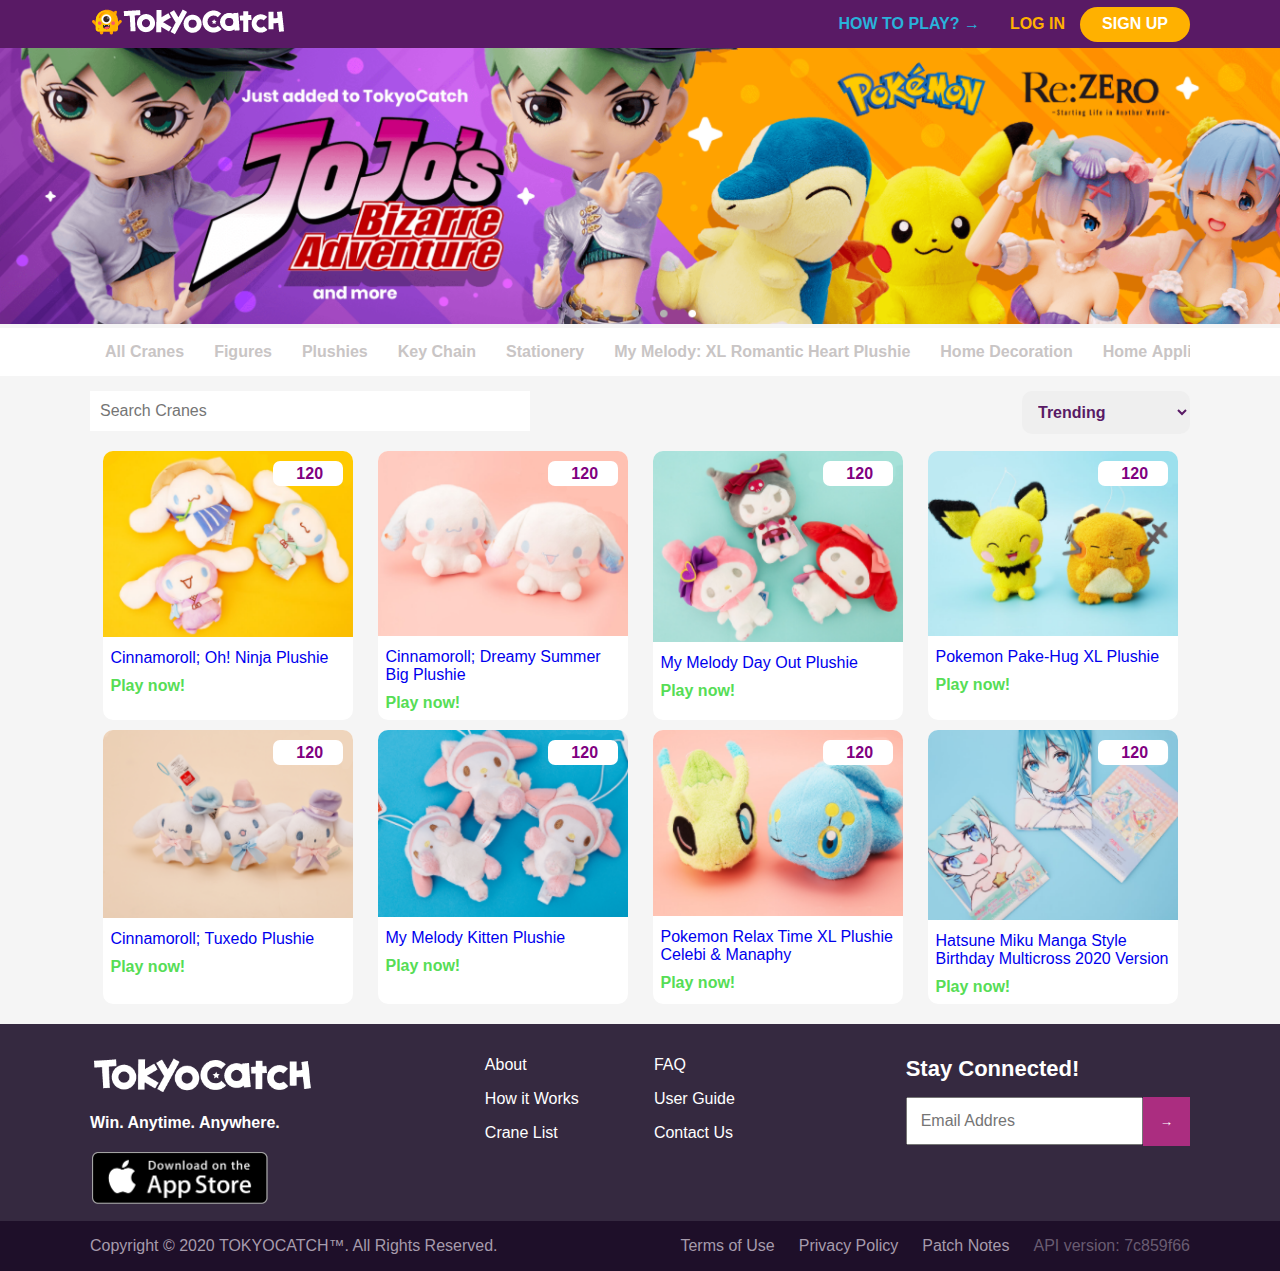
<file: index.html>
<!DOCTYPE html>
<html lang="en">
<head>
    <meta charset="UTF-8">
    <meta name="viewport" content="width=device-width, initial-scale=1.0">
    <title>Pagina</title>
    <link href="estilo.css" rel="stylesheet" type="text/css">
    <link rel="stylesheet" href="https://use.fontawesome.com/releases/v5.8.1/css/all.css" integrity="sha384-50oBUHEmvpQ+1lW4y57PTFmhCaXp0ML5d60M1M7uH2+nqUivzIebhndOJK28anvf" crossorigin="anonymous">
</head>
<body>
    <header class="header">
        <div class="header__container">
            <a href="#"><img src="img/logo-pag.png"/></a> 
            <nav class="nav nav--header">
                <a class="nav__link nav__link--how" href="#"><b> HOW TO PLAY? &rarr;</b></a>
                <a class="nav__link nav__link--log" href="#"><b> LOG IN </b></a>          
                <a class="nav__link nav__link--bott" href="#"><b> SIGN UP </b></a>          
            </nav> 
        </div>              
    </header>
    <main>
        <div class="gallery">
            <a href="#"><img class="gallery__img" src="img/img1.png"/></a>
        </div>
        <section class="section">
            <nav class="nav nav--main">
                <a class="nav__link nav__link--main" href="#"><b> All&nbsp;Cranes</b></a>
                <a class="nav__link nav__link--main" href="#"><b> Figures </b></a>
                <a class="nav__link nav__link--main" href="#"><b> Plushies </b></a>
                <a class="nav__link nav__link--main" href="#"><b> Key&nbsp;Chain </b></a>
                <a class="nav__link nav__link--main" href="#"><b> Stationery </b></a>
                <a class="nav__link nav__link--main" href="#"><b> My&nbsp;Melody:&nbsp;XL&nbsp;Romantic&nbsp;Heart&nbsp;Plushie </b></a>
                <a class="nav__link nav__link--main" href="#"><b> Home&nbsp;Decoration </b></a>
                <a class="nav__link nav__link--main" href="#"><b> Home&nbsp;Appliance </b></a>
                <a class="nav__link nav__link--main" href="#"><b> Miscellaneous&nbsp;Goods </b></a>
                <a class="nav__link nav__link--main" href="#"><b> Kitchen&nbsp;Tools </b></a>
            </nav>
        </section>
        <div class="main__container">
            <div class="main__bar">
                <div class="main__search">
                    <input class="main__input" placeholder="Search Cranes" name="bus" type="search"> 
                    <i class="fas fa-search main__icon"></i>
                </div>
                <div>
                    <select class="main__select" name="select">
                        <option value="value1">Trending</option> 
                        <option value="value2">Newly Added</option>
                    </select>
                </div>
            </div>    
            <div class="main__article">    
                <article class="article">
                    <a class="article__link" href="#">
                        <div class="article__price">
                            <i class="fas fa-gem article__icon"></i>
                            <span class="article__span article__span--purple">&nbsp;120</span>
                        </div>
                        <img class="article__img" src="img/item1.png">
                        <div class="article__descrip">
                            <p class="article__p"> Cinnamoroll; Oh! Ninja Plushie </p>
                            <span class="article__span article__span--green"> Play now! </span>
                        </div>
                    </a>
                </article>
                <article class="article">
                    <a class="article__link" href="#">
                        <div class="article__price">
                            <i class="fas fa-gem article__icon"></i>
                            <span class="article__span article__span--purple"><b> &nbsp;120 </b></span>
                        </div>
                        <img class="article__img" src="img/item2.png">
                        <div class="article__descrip">
                            <p class="article__p"> Cinnamoroll; Dreamy Summer Big Plushie </p>
                            <span class="article__span article__span--green"> Play now! </span>
                        </div>
                    </a>
                </article>
                <article class="article">
                    <a class="article__link" href="#">
                        <div class="article__price">
                            <i class="fas fa-gem article__icon"></i>
                            <span class="article__span article__span--purple"><b> &nbsp;120 </b></span>
                        </div>
                        <img class="article__img" src="img/item3.png">
                        <div class="article__descrip">
                            <p class="article__p"> My Melody Day Out Plushie </p>
                            <span class="article__span article__span--green"> Play now! </span>
                        </div>
                    </a>
                </article>
                <article class="article">
                    <a class="article__link" href="#">
                        <div class="article__price">
                            <i class="fas fa-gem article__icon"></i>
                            <span class="article__span article__span--purple"><b> &nbsp;120 </b></span>
                        </div>
                        <img class="article__img" src="img/item4.png">
                        <div class="article__descrip">
                            <p class="article__p"> Pokemon Pake-Hug XL Plushie </p>
                            <span class="article__span article__span--green"> Play now! </span>
                        </div>
                    </a>
                </article>
                <article class="article">
                    <a class="article__link" href="#">
                        <div class="article__price">
                            <i class="fas fa-gem article__icon"></i>
                            <span class="article__span article__span--purple"><b> &nbsp;120 </b></span>
                        </div>
                        <img class="article__img" src="img/item5.png">
                        <div class="article__descrip">
                            <p class="article__p"> Cinnamoroll; Tuxedo Plushie </p>
                            <span class="article__span article__span--green"> Play now! </span>
                        </div>
                    </a>
                </article>
                <article class="article">
                    <a class="article__link" href="#">
                        <div class="article__price">
                            <i class="fas fa-gem article__icon"></i>
                            <span class="article__span article__span--purple"><b> &nbsp;120 </b></span>
                        </div>
                        <img class="article__img" src="img/item6.png">
                        <div class="article__descrip">
                            <p class="article__p"> My Melody Kitten Plushie </p>
                            <span class="article__span article__span--green"> Play now! </span>
                        </div>
                    </a>
                </article>
                <article class="article">
                    <a class="article__link" href="#">
                        <div class="article__price">
                            <i class="fas fa-gem article__icon"></i>
                            <span class="article__span article__span--purple"><b> &nbsp;120 </b></span>
                        </div>
                        <img class="article__img" src="img/item7.png">
                        <div class="article__descrip">
                            <p class="article__p"> Pokemon Relax Time XL Plushie Celebi & Manaphy </p>
                            <span class="article__span article__span--green"> Play now! </span>
                        </div>
                    </a>
                </article>    
                <article class="article">
                    <a class="article__link" href="#">
                        <div class="article__price">
                            <i class="fas fa-gem article__icon"></i>
                            <span class="article__span article__span--purple"><b> &nbsp;120 </b></span>
                        </div>
                        <img class="article__img" src="img/item8.png">
                        <div class="article__descrip">
                            <p class="article__p"> Hatsune Miku Manga Style Birthday Multicross 2020 Version </p>
                            <span class="article__span article__span--green"> Play now! </span>
                        </div>
                    </a>
                </article>          
            </div>
        </div>
    </main>
    <footer class="footer">
        <div class="footer__higher">
            <div class="footer__container">
                <div>
                    <img class="footer__img" src="img/pie.png"/>
                    <p class="footer__p"><b> Win. Anytime. Anywhere. </b></p>
                    <a href="#"><img src="img/app.png"/></a>
                </div>
                <div class="footer__line">
                    <div class="footer__learn">
                        <a class="footer__link" href="#"> About </a>
                        <a class="footer__link" href="#"> How it Works </a>
                        <a class="footer__link" href="#"> Crane List </a>
                        <a class="footer__link" href="#"> FAQ </a>
                        <a class="footer__link" href="#"> User Guide </a>
                        <a class="footer__link" href="#"> Contact Us </a>
                    </div>    
                </div>
                <div class="footer__form">
                    <p class="footer__p footer__p--weight"> Stay Connected! </p>
                    <form action="#" method="get">
                        <input class="footer__input" placeholder="Email Addres" name="buscar" type="search" 
                        ><input class="footer__boton"  type="submit" value="&rarr;">
                    </form>
                    <a href="#"><i class="fab fa-instagram fa-2x footer__icon"></i></a>
                    <a href="#"><i class="fab fa-facebook-square fa-2x footer__icon"></i></a>
                    <a href="#"><i class="fab fa-twitter fa-2x footer__icon"></i></a>
                </div>
            </div>
        </div>
        <div class="footer__lower">
            <div class="footer__container footer__container--lower">  
                <div class="footer__politic">      
                    <a class="footer__link footer__link--politic" href="#"> Terms of Use </a>
                    <a class="footer__link footer__link--politic" href="#"> Privacy Policy </a>
                    <a class="footer__link footer__link--politic" href="#"> Patch Notes </a>
                    <span class="footer__span"> API version: 7c859f66 </span>
                </div>  
                <p class="footer__p footer__p--bot"> Copyright © 2020 TOKYOCATCH™. All Rights Reserved. </p>                 
            </div> 
        </div>
    </footer>
</body>
</html>
</file>
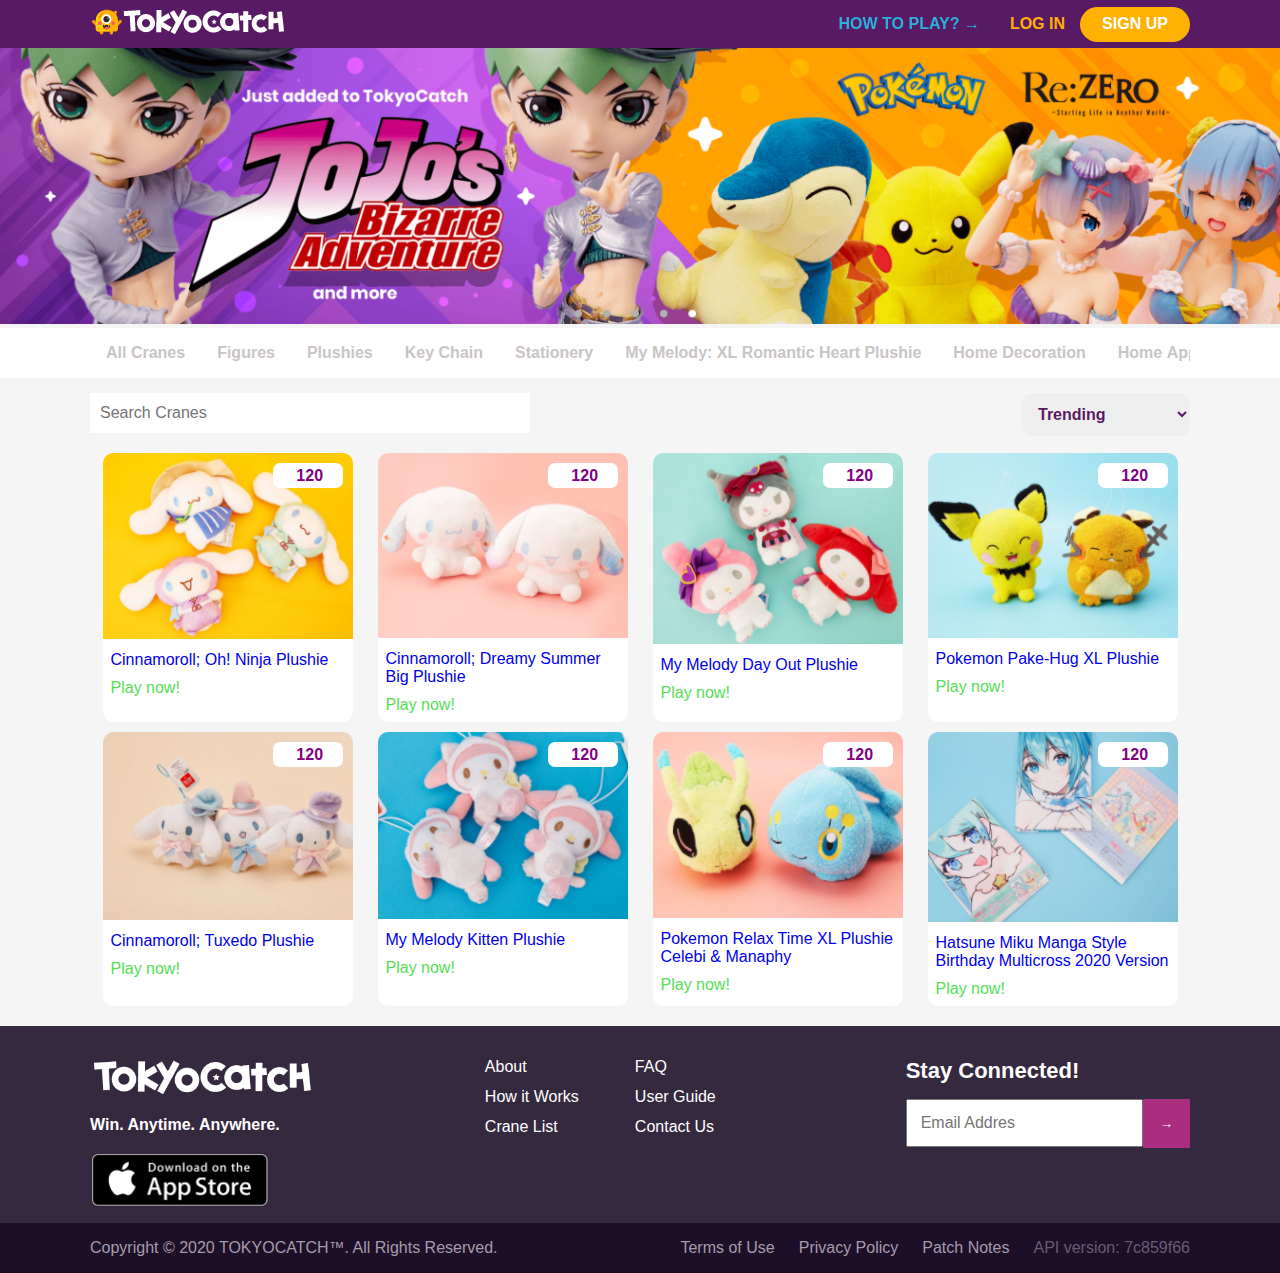
<file: Intento de pagina 1/index.html>
<!DOCTYPE html>
<html lang="en">
<head>
    <meta charset="UTF-8">
    <meta name="viewport" content="width=device-width, initial-scale=1.0">
    <title>Pagina</title>
    <link href="estilo.css" rel="stylesheet" type="text/css">
    <link rel="stylesheet" href="https://use.fontawesome.com/releases/v5.8.1/css/all.css" integrity="sha384-50oBUHEmvpQ+1lW4y57PTFmhCaXp0ML5d60M1M7uH2+nqUivzIebhndOJK28anvf" crossorigin="anonymous">
</head>
<body class="body">
    <header class="header">
        <div class="header__container">
            <a href="#" class="nav__logo"><img  src="../img/logo-pag.png"/></a> 
            <nav class="nav">
                <a class="nav__how" href="#"><b> HOW TO PLAY? &rarr;</b></a>
                <a class="nav__log" href="#"><b> LOG IN </b></a>          
                <a class="nav__bott" href="#"><b> SIGN UP </b></a>          
            </nav> 
        </div>              
    </header>
    <main>
        <div class="galery">
            <a href="#"><img src="../img/img1.png"/></a>
            <!--<a href="#"><img src="../img/img2.png"/></a>-->
        </div>
        <section class="section">
            <nav class="navegacion">
                <a href="#"><b> All&nbsp;Cranes </b></a>
                <a href="#"><b> Figures </b></a>
                <a href="#"><b> Plushies </b></a>
                <a href="#"><b> Key&nbsp;Chain </b></a>
                <a href="#"><b> Stationery </b></a>
                <a href="#"><b> My&nbsp;Melody:&nbsp;XL&nbsp;Romantic&nbsp;Heart&nbsp;Plushie </b></a>
                <a href="#"><b> Home&nbsp;Decoration </b></a>
                <a href="#"><b> Home&nbsp;Appliance </b></a>
                <a href="#"><b> Miscellaneous&nbsp;Goods </b></a>
                <a href="#"><b> Kitchen&nbsp;Tools </b></a>
            </nav>
        </section>
        <div class="container">
            <div class="busqueda">
                <div class="busqueda--input">
                    <input placeholder="Search Cranes" name="bus" type="search">
                    <div class="icono">  
                        <i class="fas fa-search"></i>
                    </div>
                </div>
                <div class="lista">
                    <select name="select">
                        <option value="value1">Trending</option> 
                        <option value="value2">Newly Added</option>
                    </select>
                </div>
            </div>    
            <div class="contenido">    
                <div class="contenido__articulos">
                    <a href="#">
                        <div class="precio">
                            <i class="fas fa-gem" style="color: purple"></i>
                            <span style="color: purple;"><b> &nbsp;120 </b></span>
                        </div>
                        <img src="../img/item1.png">
                        <div class="descripcion">
                            <p> Cinnamoroll; Oh! Ninja Plushie </p>
                            <span style="color: rgb(86, 221, 86);"> Play now! </span>
                        </div>
                    </a>
                </div>
                <div class="contenido__articulos">
                    <a href="#">
                        <div class="precio">
                            <i class="fas fa-gem" style="color: purple"></i>
                            <span style="color: purple;"><b> &nbsp;120 </b></span>
                        </div>
                        <img src="../img/item2.png">
                        <div class="descripcion">
                            <p> Cinnamoroll; Dreamy Summer Big Plushie </p>
                            <span style="color: rgb(86, 221, 86);"> Play now! </span>
                        </div>
                    </a>
                </div>
                <div class="contenido__articulos">
                    <a href="#">
                        <div class="precio">
                            <i class="fas fa-gem" style="color: purple"></i>
                            <span style="color: purple;"><b> &nbsp;120 </b></span>
                        </div>
                        <img src="../img/item3.png">
                        <div class="descripcion">
                            <p> My Melody Day Out Plushie </p>
                            <span style="color: rgb(86, 221, 86);"> Play now! </span>
                        </div>
                    </a>
                </div>
                <div class="contenido__articulos">
                    <a href="#">
                        <div class="precio">
                            <i class="fas fa-gem" style="color: purple"></i>
                            <span style="color: purple;"><b> &nbsp;120 </b></span>
                        </div>
                        <img src="../img/item4.png">
                        <div class="descripcion">
                            <p> Pokemon Pake-Hug XL Plushie </p>
                            <span style="color: rgb(86, 221, 86);"> Play now! </span>
                        </div>
                    </a>
                </div>
                <div class="contenido__articulos">
                    <a href="#">
                        <div class="precio">
                            <i class="fas fa-gem" style="color: purple"></i>
                            <span style="color: purple;"><b> &nbsp;120 </b></span>
                        </div>
                        <img src="../img/item5.png">
                        <div class="descripcion">
                            <p> Cinnamoroll; Tuxedo Plushie </p>
                            <span style="color: rgb(86, 221, 86);"> Play now! </span>
                        </div>
                    </a>
                </div>
                <div class="contenido__articulos">
                    <a href="#">
                        <div class="precio">
                            <i class="fas fa-gem" style="color: purple"></i>
                            <span style="color: purple;"><b> &nbsp;120 </b></span>
                        </div>
                        <img src="../img/item6.png">
                        <div class="descripcion">
                            <p> My Melody Kitten Plushie </p>
                            <span style="color: rgb(86, 221, 86);"> Play now! </span>
                        </div>
                    </a>
                </div>
                <div class="contenido__articulos">
                    <a href="#">
                        <div class="precio">
                            <i class="fas fa-gem" style="color: purple"></i>
                            <span style="color: purple;"><b> &nbsp;120 </b></span>
                        </div>
                        <img src="../img/item7.png">
                        <div class="descripcion">
                            <p> Pokemon Relax Time XL Plushie Celebi & Manaphy</p>
                            <span style="color: rgb(86, 221, 86);"> Play now! </span>
                        </div>
                    </a>
                </div>
                <div class="contenido__articulos">
                    <a href="#">
                        <div class="precio">
                            <i class="fas fa-gem" style="color: purple"></i>
                            <span style="color: purple;"><b> &nbsp;120 </b></span>
                        </div>
                        <img src="../img/item8.png">
                        <div class="descripcion">
                            <p> Hatsune Miku Manga Style Birthday Multicross 2020 Version </p>
                            <span style="color: rgb(86, 221, 86);"> Play now! </span>
                        </div>
                    </a>
                </div>
            </div>
        </div>
    </main>
    <footer class="footer">
        <div class="footer__sup">
            <div class="footer__sup--container">
                <div>
                    <img class="footer__img" src="../img/pie.png"/>
                    <p><b> Win. Anytime. Anywhere. </b></p>
                    <a href="#"><img src="../img/app.png"/></a>
                </div>
                <div class="footer__sup--a">
                    <div class="footer__sup--cont">
                        <a href="#"> About </a>
                        <a ref="#"> How it Works </a>
                        <a href="#"> Crane List </a>
                        <a href="#"> FAQ </a>
                        <a href="#"> User Guide </a>
                        <a href="#"> Contact Us </a>
                    </div>    
                </div>
                <div class="footer__sup--form">
                    <p> Stay Connected! </p>
                    <form action="#" method="get">
                        <input class="input" placeholder="Email Addres" name="buscar" type="search" 
                        ><input class="boton"  type="submit" value="&rarr;">
                    </form>
                    <a href="#"><i class="fab fa-instagram fa-2x" style="color: white;"></i></a>
                    <a href="#"><i class="fab fa-facebook-square fa-2x" style="color: white;"></i></a>
                    <a href="#"><i class="fab fa-twitter fa-2x" style="color: white;"></i></a>
                </div>
            </div>
        </div>
        <div class="footer__inf">
            <div class="footer__inf--container">  
                <div class="footer__inf--cont">      
                    <a href="#"> Terms of Use </a>
                    <a href="#"> Privacy Policy </a>
                    <a href="#"> Patch Notes </a>
                    <span> API version: 7c859f66 </span>
                </div>  
                <p> Copyright © 2020 TOKYOCATCH™. All Rights Reserved. </p>                 
            </div> 
        </div>
    </footer>
</body>
</html>
</file>
<file: estilo.css>
.footer__container,.footer__container--lower,.nav--main,.main__container,.header__container{max-width:1100px;margin:0 auto}.article__price,.nav__link{display:flex;justify-content:center;align-items:center}.footer__p,.footer__link,.footer__span,.section,.main__input,.main__select,.article__link,.nav__link{font-family:Helvetica;font-size:16px}.nav{display:flex}.nav__link{text-decoration:none;padding:15px}.header{background:#591a65}.header__container{display:flex;flex-wrap:wrap;align-items:center;justify-content:space-between}.nav--header{justify-content:space-around;align-items:center}.nav__link--how{position:fixed;bottom:0px;left:0;width:100%;box-sizing:border-box;z-index:1;background:#7f4fd9;color:#fff}.nav__link--how:hover{color:#591a65}@media(min-width: 600px){.nav__link--how{position:static;background:none;width:auto;color:#29b2db}.nav__link--how:hover{color:#ffb100}}.nav__link--log{color:#ffb100}.nav__link--bott{background:#ffb100;border-radius:10rem;height:5px;width:80px;color:#fff}.nav__link--bott:hover{background:#eba400}.gallery__img{width:100%;height:auto}.section{background:#fff;position:sticky;top:0;z-index:1}.nav--main{overflow:auto}.nav__link--main{color:#c9c5c5}.nav__link--main:hover{color:#591a65}.main__container{padding:15px 0}.main__bar{display:flex;justify-content:space-between}.main__search{position:relative;width:40%;margin-bottom:15px}.main__input{font-size:100%;color:#393939;border-style:none;height:40px;width:100%;padding:10px}.main__icon{position:absolute;right:10px;top:50%;transform:translate(-50%, -50%);cursor:pointer}.main__select{width:168px;padding:12px;border-radius:10px;border-style:none;color:#591a65;font-weight:700;cursor:pointer}.main__article{display:flex;flex-wrap:wrap}.article{position:relative;background:#fff;width:250px;margin:5px auto;border-radius:10px}.article:hover{box-shadow:0px 0px 15px -8px rgba(0,0,0,.75)}.article__link{text-decoration:none}.article__img{width:100%;border-radius:10px 10px 0 0}.article__price{position:absolute;background:#fff;right:10px;top:10px;height:25px;width:70px;border-radius:7px}.article__icon{color:purple}.article__span{font-weight:700}.article__span--purple{color:purple}.article__span--green{color:#56dd56}.article__descrip{padding:8px}.article__p{margin:0;padding-bottom:10px}.footer{display:flex;flex-direction:column;background:#352940;color:#fff}.footer__higher{padding:15px}@media(min-width: 1200px){.footer__higher{padding:0}}.footer__img{width:14rem}.footer__p--bot{margin:0;padding-bottom:50px;padding-left:10px}@media(min-width: 1000px){.footer__p--bot{order:1;padding:16px 0}}.footer__p--weight{font-weight:700;font-size:22px;margin:0}.footer__line{padding:32px 16px 20px 16px;border-bottom:solid 1px gray;border-top:solid 1px gray}@media(min-width: 1200px){.footer__line{border-bottom:none;border-top:none;padding:0px}}.footer__learn{width:245px;display:flex;flex-wrap:wrap;flex-direction:column;height:102px}@media(min-width: 1200px){.footer__learn{display:flex;align-content:space-between;width:250px}}.footer__input{padding:13px;margin:15px 0;font-size:100%}.footer__boton{background:#ab2d80;color:#fff;padding:17px;margin:15px 0;border-style:none}.footer__link{color:#fff;text-decoration:none;margin-bottom:16px}.footer__link:hover{text-decoration:underline}.footer__link--politic{color:#a69bac}@media(min-width: 1000px){.footer__link--politic{margin-left:24px;margin-bottom:0}}.footer__icon{padding:0 8px;color:#fff}.footer__lower{background:#1e0f29;color:#a69bac}@media(min-width: 1200px){.footer__container{display:flex;justify-content:space-between;padding:32px 0 10px 0}}@media(min-width: 1000px){.footer__container--lower{display:flex;justify-content:space-between}}@media(min-width: 1200px){.footer__container--lower{padding:0}}.footer__politic{display:flex;flex-direction:column;padding:10px}@media(min-width: 1000px){.footer__politic{order:2;padding:16px 0;flex-direction:row}}.footer__span{color:#695c71;padding-bottom:32px}@media(min-width: 1000px){.footer__span{margin-left:24px;padding:0}}body{margin:0px;background-color:#f5f5f5}/*# sourceMappingURL=estilo.css.map */
</file>
<file: Intento de pagina 1/estilo.css>
.body{
    margin: 0px;
    background-color: rgb(245 245 245);
    font-family: Arial, Helvetica, sans-serif;
}

.header{
    background-color: rgb(89, 26, 101);
}

.header__container{
    display: flex;
    flex-wrap: wrap;
    align-items: center;
    justify-content: space-between;
    max-width: 1100px;
    margin: 0 auto;
}

.nav__how{
    position: fixed;
    bottom: 0px;
    left: 0;
    background: rgb(127, 79, 217);
    width: 100%;
    box-sizing: border-box;
    z-index: 100;
    color: white;
}

.nav__how:hover{
    color: rgb(89, 26, 101);    
}

.nav__log{
    color: rgb(255, 177, 0);
}

.nav__bott{
    background-color: rgb(255, 177, 0);
    border-radius: 10rem; 
    height: 5px;
    width: 80px;
    color: white;
}

.nav__bott:hover{
    background: rgb(235, 164, 0);
}


.nav a{
    text-decoration: none;
    padding: 15px;
    display: flex;
    align-items: center;
    justify-content: center;  
}

.nav { 
    display: flex;
    justify-content: space-around;
    align-items: center;
}

.galery{
   
}

.galery img{
    width: 100%;
    height: auto;
}

.section{
    background-color:white;
    font-family: Helvetica;
    font-size: 16px; 
    position: sticky;
    top: 0;
    z-index: 1;
}

.navegacion{
    display: flex;
    overflow-x:auto;

    max-width: 1100px;
    margin: 0 auto;
}

.navegacion a{
    text-decoration: none;
    color:rgb(201, 197, 197);
    padding: 16px;
}

.navegacion a:hover{
    color: rgb(89, 26, 101);
}

.container{
    max-width: 1100px;
    margin: 15px auto;
}

.busqueda{ 
    display: flex;
    justify-content: space-between;
}

.busqueda--input{
    position: relative;
    width: 40%;
    margin-bottom: 15px;
}

.busqueda--input input{ 
    font-size: 100%;
    color: rgb(57, 57, 57);
    border-style: none;
    height: 40px;
    font-family: Helvetica;
    width: 100%;
    padding: 10px;
}

.icono{
    position: absolute;  
    right: 10px;
    top: 50%;
    transform: translate(-50%, -50%);
    cursor: pointer;
}

.lista select{
    width: 168px;
    padding: 12px;
    font-size: 16px;
    font-family: Arial, Helvetica, sans-serif;
    border-radius: 10px;
    border-style: none;
    color: rgb(89, 26, 101);
    font-weight: 700;
    cursor: pointer;
}

.contenido{ 
    display: flex;
    flex-wrap: wrap;
}

.contenido__articulos{
    position: relative;
    background: white;
    width: 250px;
    margin: 5px auto;
    border-radius: 10px;
}

.contenido__articulos:hover{
    box-shadow: 0px 0px 15px -8px rgba(0,0,0,0.75);
}

.contenido__articulos img{
    width: 100%;
    border-radius: 10px 10px 0 0;
}

.contenido__articulos a{
    text-decoration: none;
}

.precio{
    position: absolute;
    background: white;
    right: 10px;
    top: 10px;
    height: 25px;
    width: 70px;
    border-radius: 7px;
    display: flex;
    align-items: center;
    justify-content: center;
}

.descripcion {
    padding: 8px;
}

.descripcion p{
    margin: 0;
    padding-bottom: 10px;
}

.footer{
    display: flex;
    flex-direction: column;
    color: white;
    font-size: 16px;
    background: rgb(53, 41, 64);
}

.footer__sup{
    padding: 15px;
}

.footer__img{
    width: 14rem;
}

.footer__sup--a{
    padding: 32px 16px 20px 16px;
    border-bottom: solid 1px grey;
    border-top: solid 1px grey;
}

.footer__sup--cont{
    width: 245px;
    display: flex;
    flex-wrap: wrap;
    flex-direction: column;
    height: 100px;
}

.footer__sup--cont a{
    color: white;
    text-decoration: none;
    margin-bottom: 12px;
    width: 100px;
}

.input{
    padding: 13px;
    font-size: 100%;
    margin:15px 0;
}

.boton{
    background: rgb(171, 45, 128);
    color: white;
    padding: 17px;
    margin:15px 0;
    border-style: initial;
}

.footer__sup--form a{
    padding: 0 8px;
}

.footer__sup--form p{
    font-weight: 700;
    font-size: 22px;
    margin: 0;
}

.footer__inf{
    background: rgb(30, 15, 41);
    color: rgb(166, 155, 172);
}

.footer__inf--cont{
    display: flex;
    flex-direction: column;
    padding: 10px;
}

.footer__inf a{
    color: rgb(166, 155, 172);
    text-decoration: none;
    margin-bottom: 16px;
}

.footer__inf p{ 
    margin: 0;
    padding-bottom: 50px;
    padding-left: 10px;
}

.footer__inf span{
    color: rgb(105, 92, 113);
    padding-bottom: 32px;
}

.footer a:hover{
    text-decoration: underline;
}


@media screen and (min-width:600px){
    .nav__how{
        position: static;
        background: none;
        width: auto;
    }

    .nav__how{
        color: rgb(41, 178, 219);
    }

    .nav__how:hover{
        color: rgb(255, 177, 0);
    }

}

@media screen and (min-width:1000px){
    .footer__inf--container{ 
        margin: 0 auto;
        max-width: 1100px;
        display: flex;
        justify-content: space-between;
    }

    .footer__inf--container p{ 
        padding: 16px 0;
        order: 1;
    }

    .footer__inf--cont{
        padding: 16px 0;
        order: 2;
    }

    .footer__inf--cont{
        flex-direction: row;
    }
    
    .footer__inf a{
        margin: 0 0 0 24px;
    }

    .footer__inf span{
        padding: 0;
        margin: 0 0 0 24px;
    } 
}

@media screen and (min-width:1200px){
    .footer__sup{
        padding: 0px;
    }
    
    .footer__sup--container{
        display: flex;
        justify-content: space-between;
        margin: 0 auto;  
        max-width: 1100px;
        padding: 32px 0 10px 0;
    }

    .footer__sup--a{
        border-bottom: none;
        border-top: none;
        padding: 0px;
        
    } 

    .footer__sup--cont{
        display: flex;
        align-content: space-between;
        width: 250px;
    }

}
</file>
